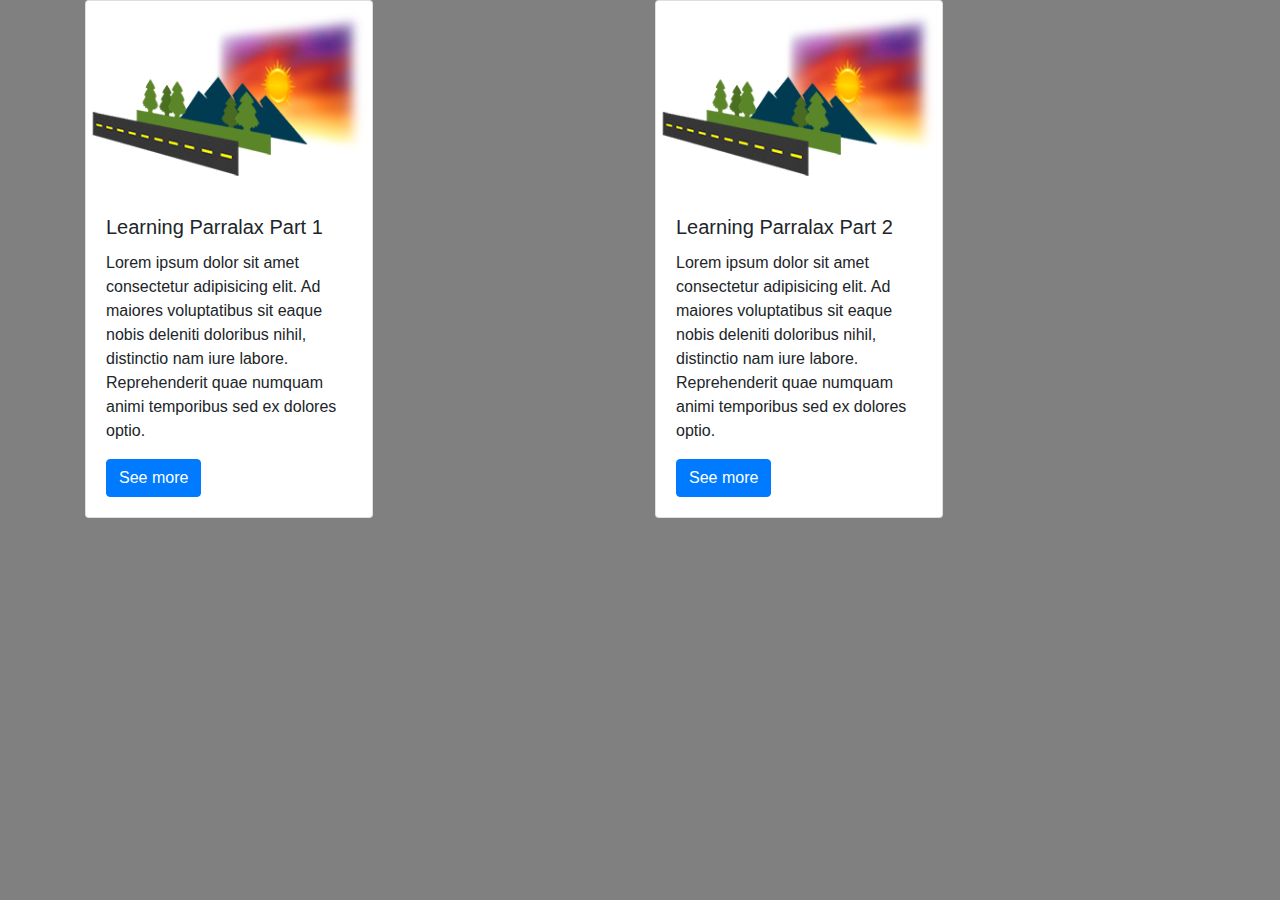
<file: index.html>
<!doctype html>
<html lang="en">
    <head>
        <!-- Required meta tags -->
        <meta charset="utf-8">
        <meta name="viewport" content="width=device-width, initial-scale=1, shrink-to-fit=no">

        <!-- Bootstrap CSS -->
        <link rel="stylesheet" href="https://stackpath.bootstrapcdn.com/bootstrap/4.3.1/css/bootstrap.min.css" integrity="sha384-ggOyR0iXCbMQv3Xipma34MD+dH/1fQ784/j6cY/iJTQUOhcWr7x9JvoRxT2MZw1T" crossorigin="anonymous">

        <style>
            body {
                background-color: gray;
            }
        </style>

        <title>Learning Parralax</title>
    </head>
    <body>
        <div class="container">
            <div class="row">

                <!-- CARD PARALLAX 1 -->
                <div class="col">
                    <div class="card" style="width: 18rem;">
                        <img src="img/layers_0.png" class="card-img-top" alt="parralax_part1">
                        <div class="card-body">
                            <h5 class="card-title">Learning Parralax Part 1</h5>
                            <p class="card-text">Lorem ipsum dolor sit amet consectetur adipisicing elit. Ad maiores voluptatibus sit eaque nobis deleniti doloribus nihil, distinctio nam iure labore. Reprehenderit quae numquam animi temporibus sed ex dolores optio.</p>
                            <a href="part-1/index.html" class="btn btn-primary">See more</a>
                        </div>
                    </div>
                </div>

                <!-- CARD PARALLAX 2 -->
                <div class="col">
                    <div class="card" style="width: 18rem;">
                        <img src="img/layers_0.png" class="card-img-top" alt="parralax_part1">
                        <div class="card-body">
                            <h5 class="card-title">Learning Parralax Part 2</h5>
                            <p class="card-text">Lorem ipsum dolor sit amet consectetur adipisicing elit. Ad maiores voluptatibus sit eaque nobis deleniti doloribus nihil, distinctio nam iure labore. Reprehenderit quae numquam animi temporibus sed ex dolores optio.</p>
                            <a href="part-2/index.html" class="btn btn-primary">See more</a>
                        </div>
                    </div>
                </div>
            </div>
        </div>

        <!-- Optional JavaScript -->
        <!-- jQuery first, then Popper.js, then Bootstrap JS -->
        <script src="https://code.jquery.com/jquery-3.3.1.slim.min.js" integrity="sha384-q8i/X+965DzO0rT7abK41JStQIAqVgRVzpbzo5smXKp4YfRvH+8abtTE1Pi6jizo" crossorigin="anonymous"></script>
        <script src="https://cdnjs.cloudflare.com/ajax/libs/popper.js/1.14.7/umd/popper.min.js" integrity="sha384-UO2eT0CpHqdSJQ6hJty5KVphtPhzWj9WO1clHTMGa3JDZwrnQq4sF86dIHNDz0W1" crossorigin="anonymous"></script>
        <script src="https://stackpath.bootstrapcdn.com/bootstrap/4.3.1/js/bootstrap.min.js" integrity="sha384-JjSmVgyd0p3pXB1rRibZUAYoIIy6OrQ6VrjIEaFf/nJGzIxFDsf4x0xIM+B07jRM" crossorigin="anonymous"></script>
    </body>
</html>
</file>
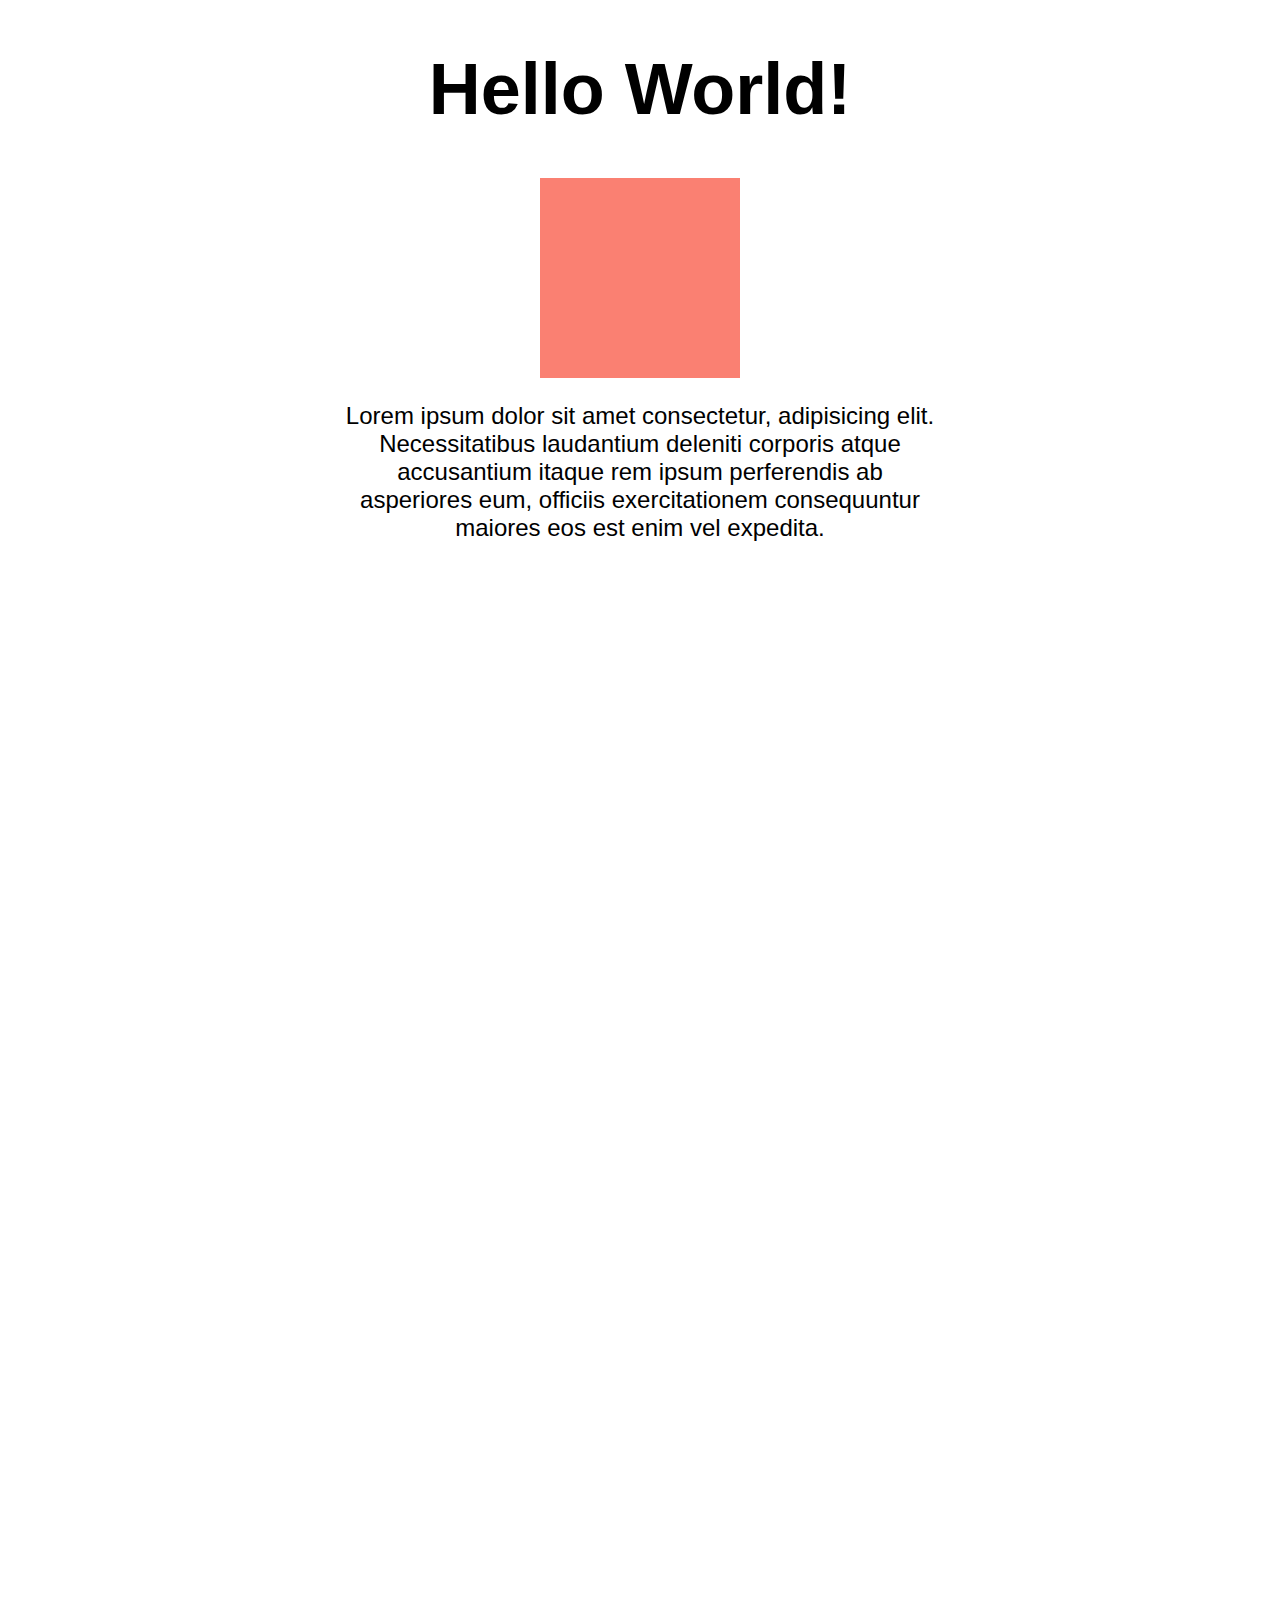
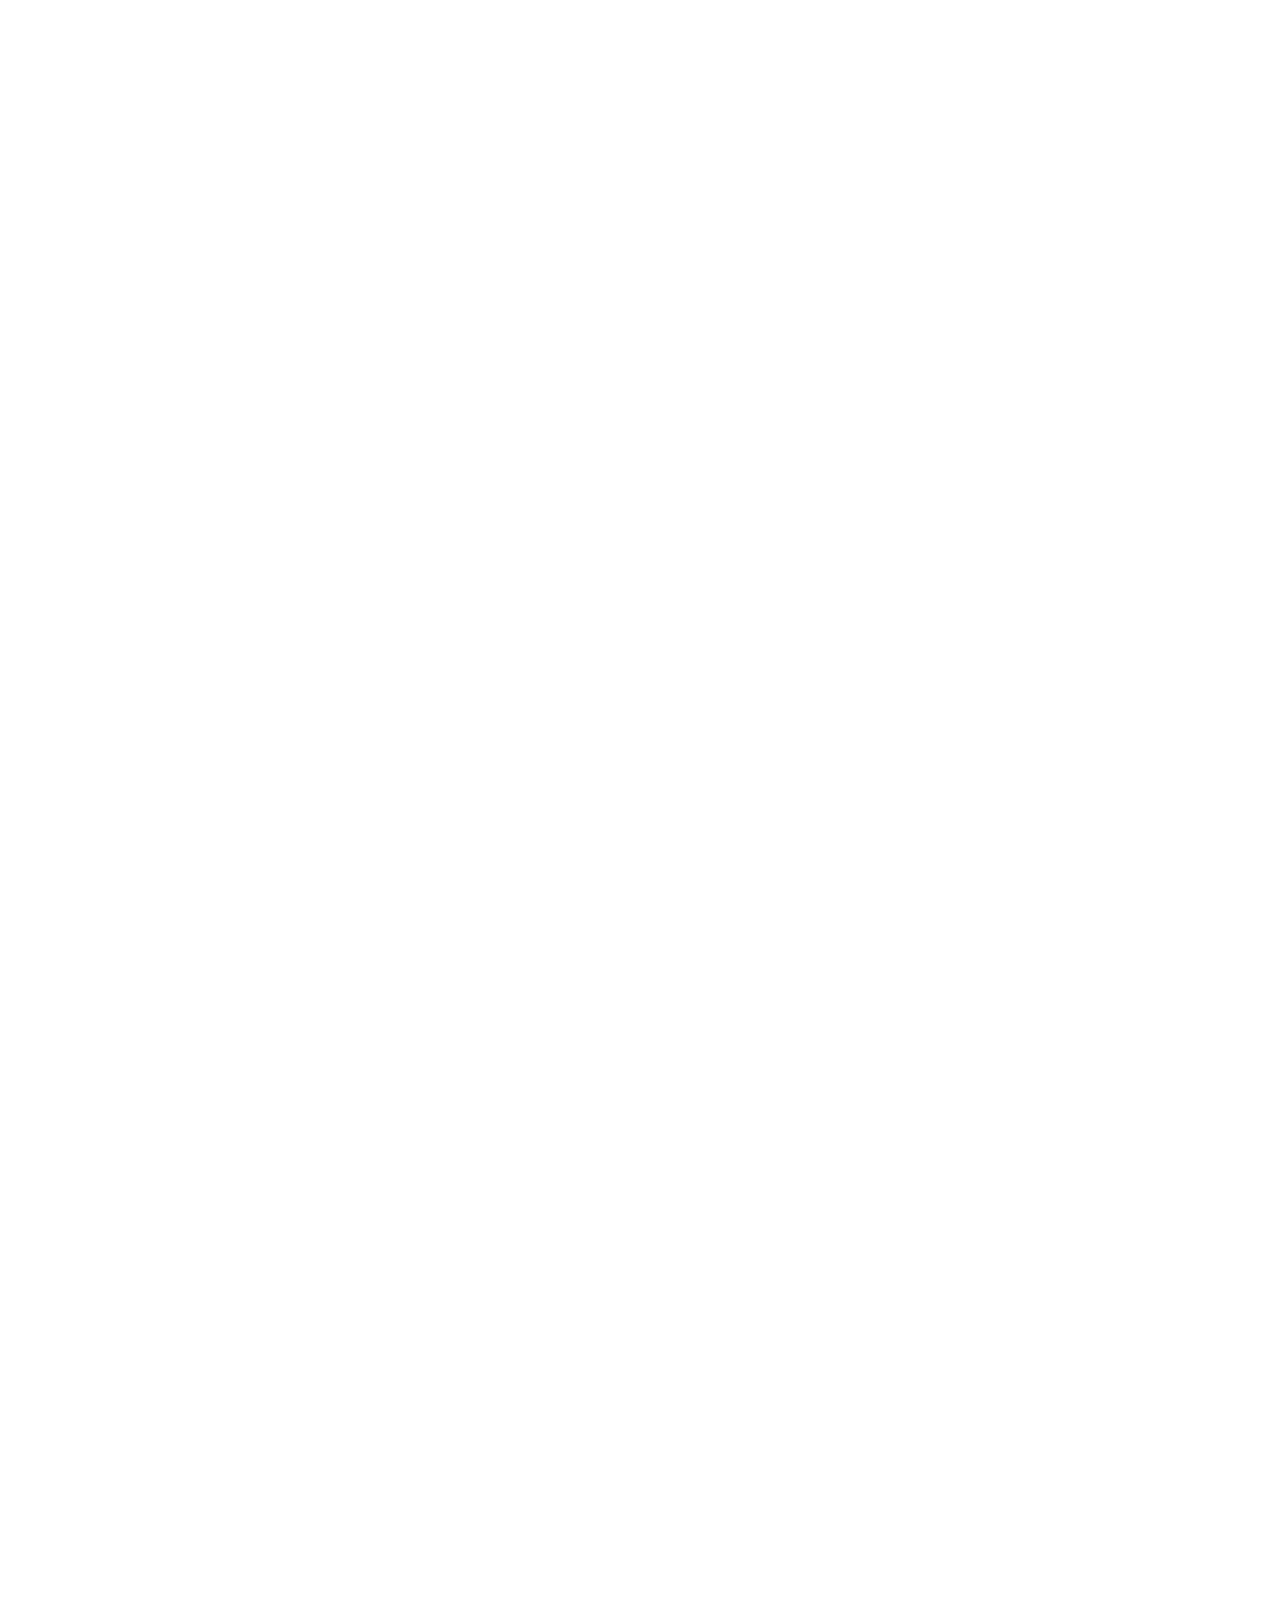
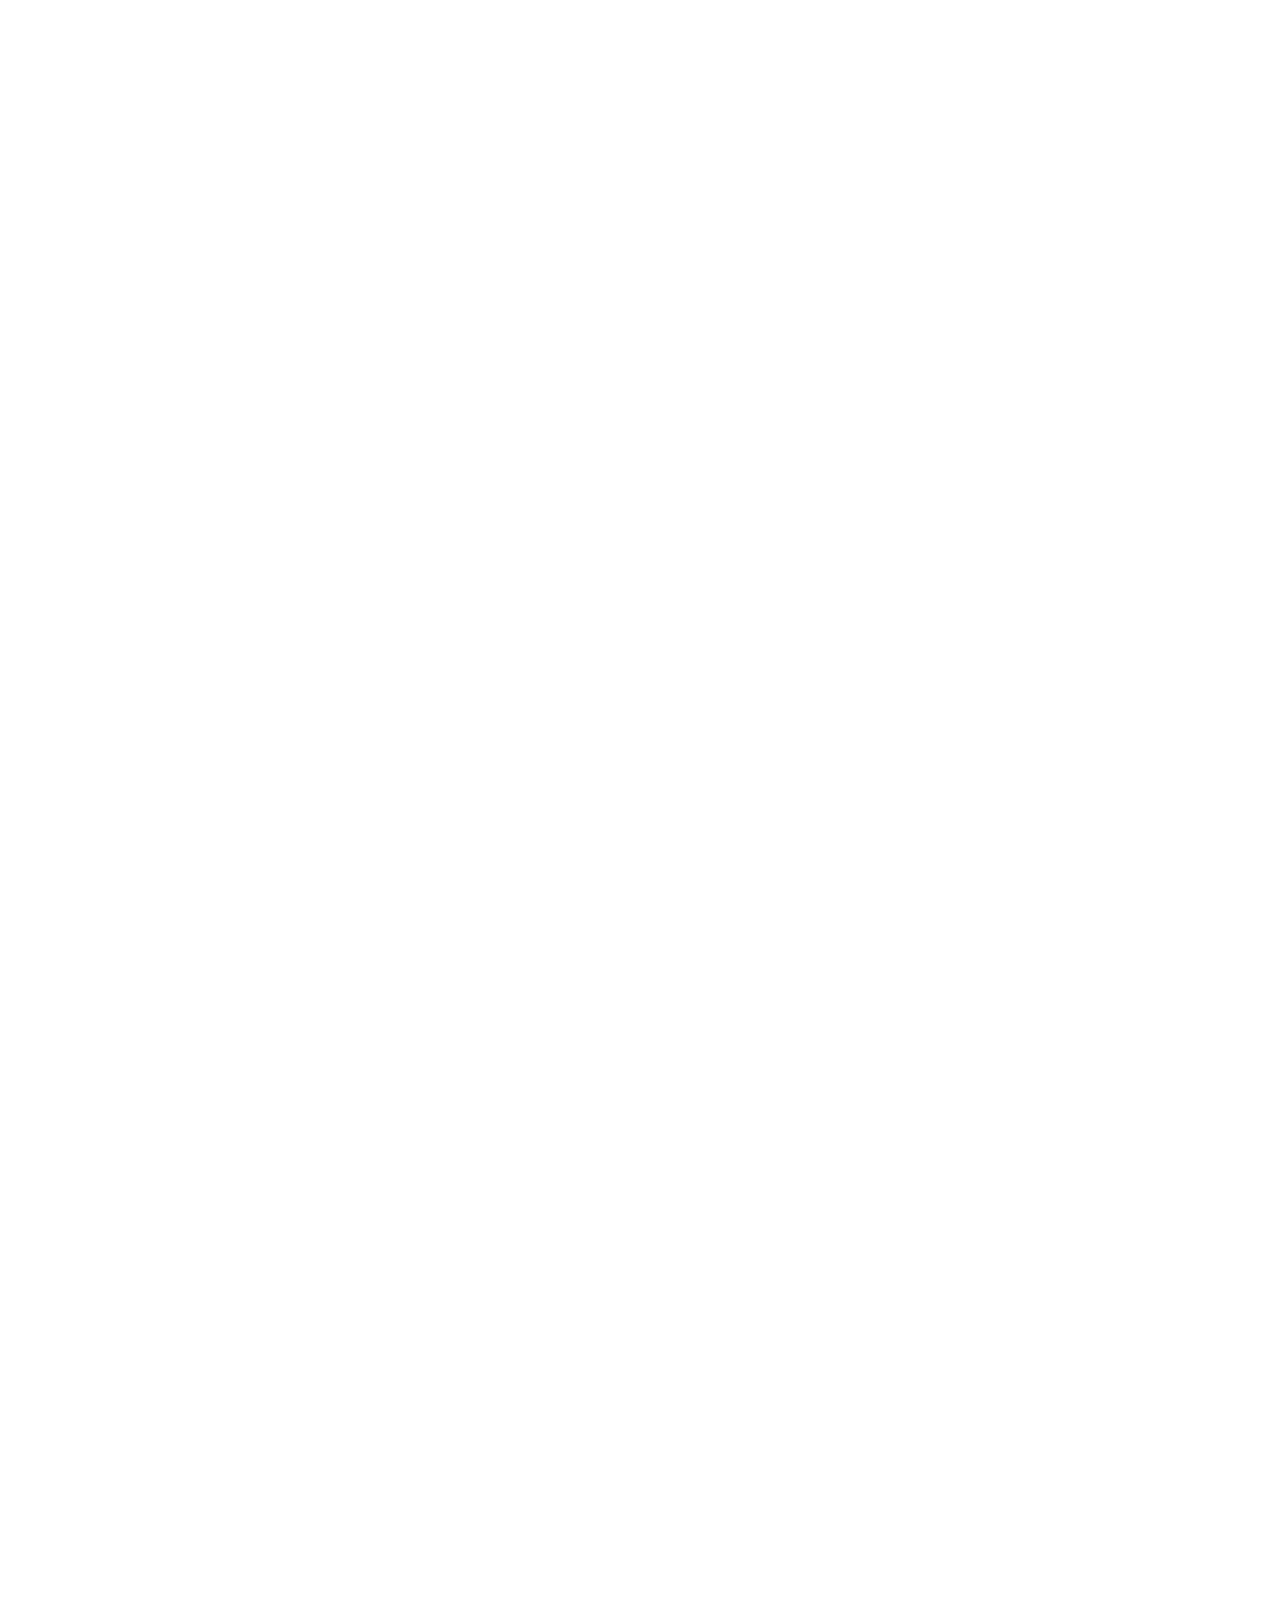
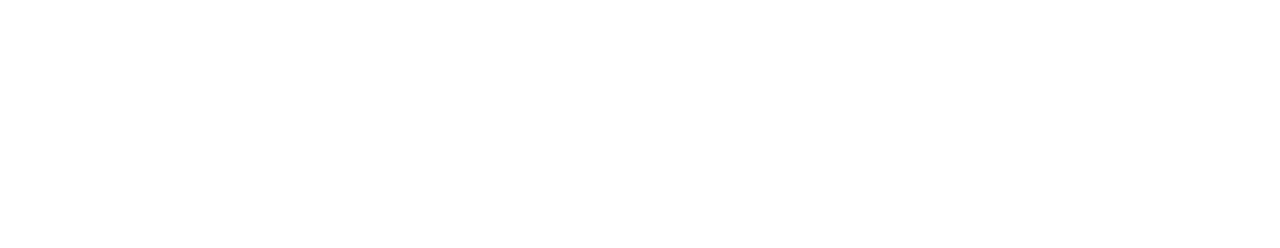
<file: part-1/index.html>
<!DOCTYPE html>
<html lang="en">
    <head>
        <meta charset="UTF-8">
        <link rel="stylesheet" href="style.css" type="text/css">
        <title>Parralax Part 1</title>

        <style>
            body {
                width: 600px;
                height: 5000px;
                font-family: Arial, Helvetica, sans-serif;
                font-size: 24px;
                text-align: center;
                margin: auto;
            }

            h1 {
                font-size: 3em;
            }

            .kotak {
                width: 200px;
                height: 200px;
                margin: auto;
                background-color: salmon;
            }
        </style>
    </head>
    <body>
        <h1>Hello World!</h1>
        <div class="kotak"></div>
        <p>Lorem ipsum dolor sit amet consectetur, adipisicing elit. Necessitatibus laudantium deleniti corporis atque accusantium itaque rem ipsum perferendis ab asperiores eum, officiis exercitationem consequuntur maiores eos est enim vel expedita.</p>
        
        <script src="jquery-3.4.1.min.js"></script>
        <script src="script.js"></script>
    </body>
</html>
</file>
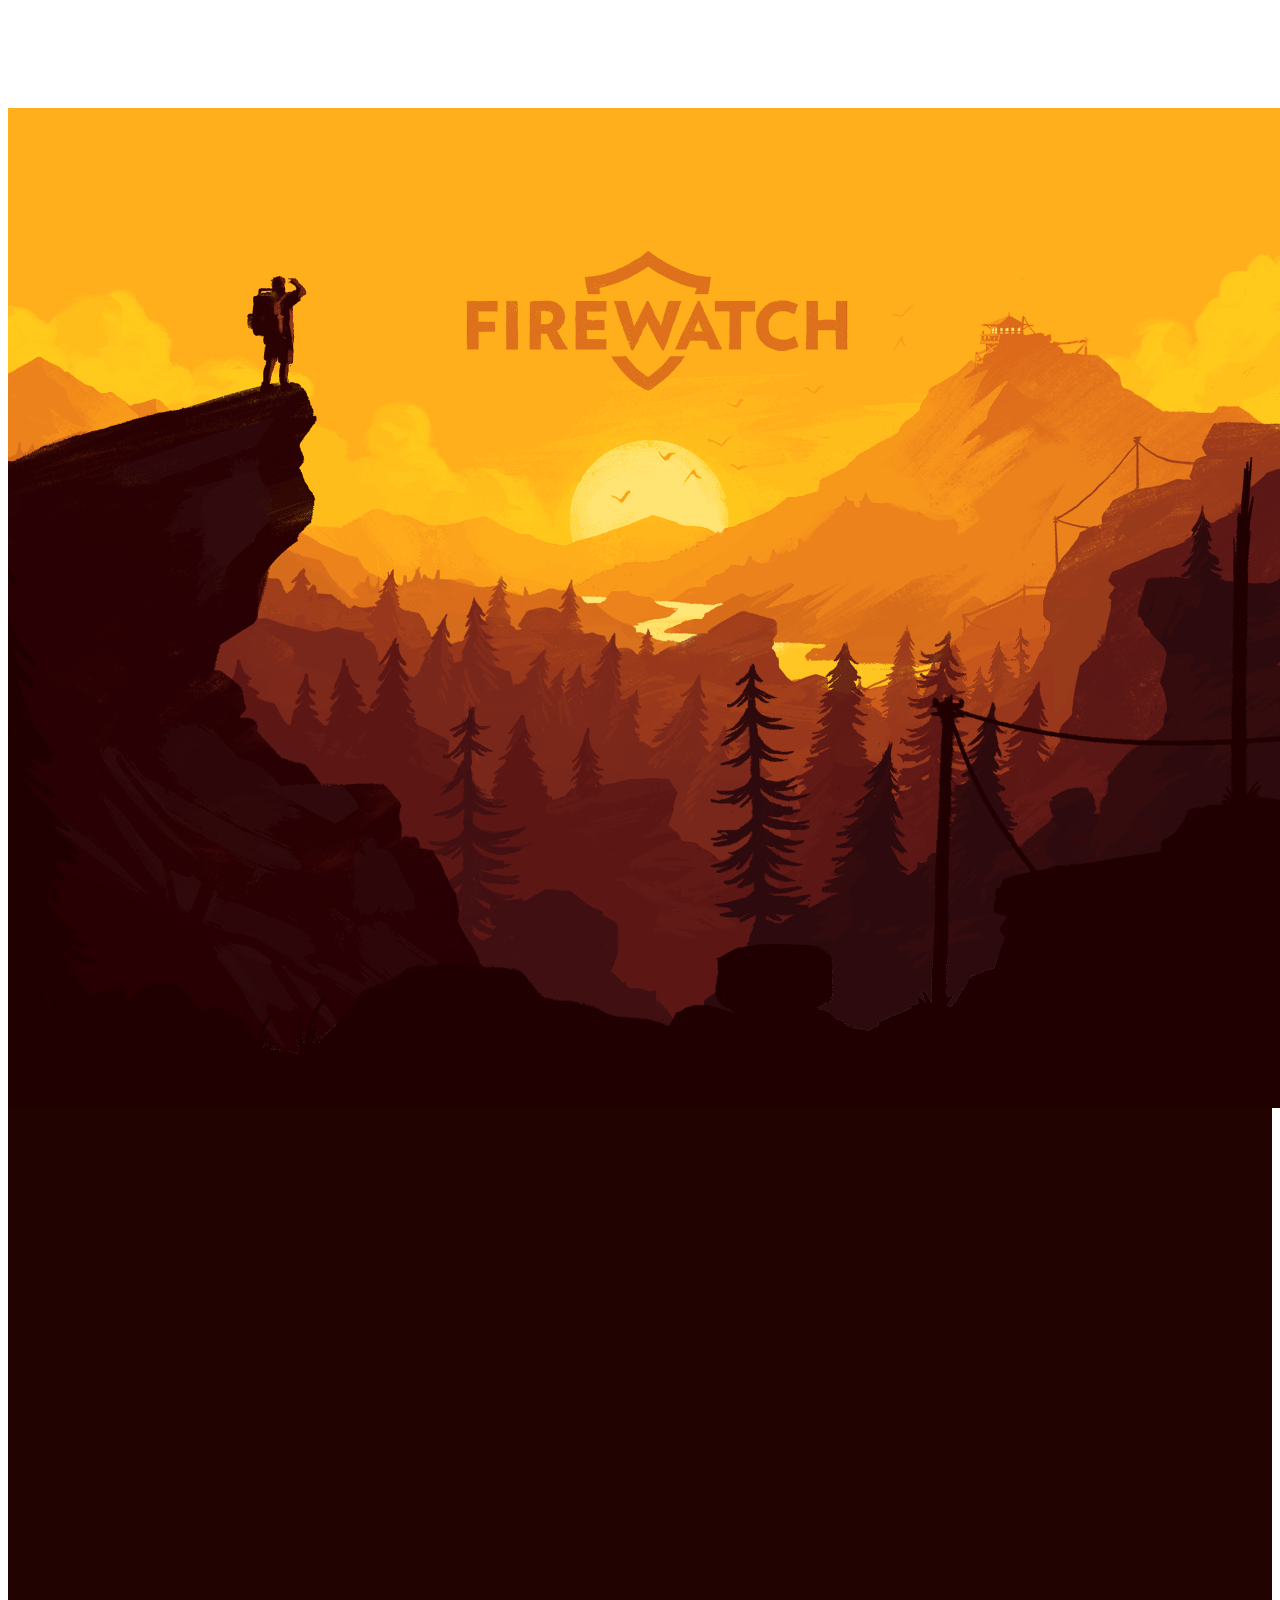
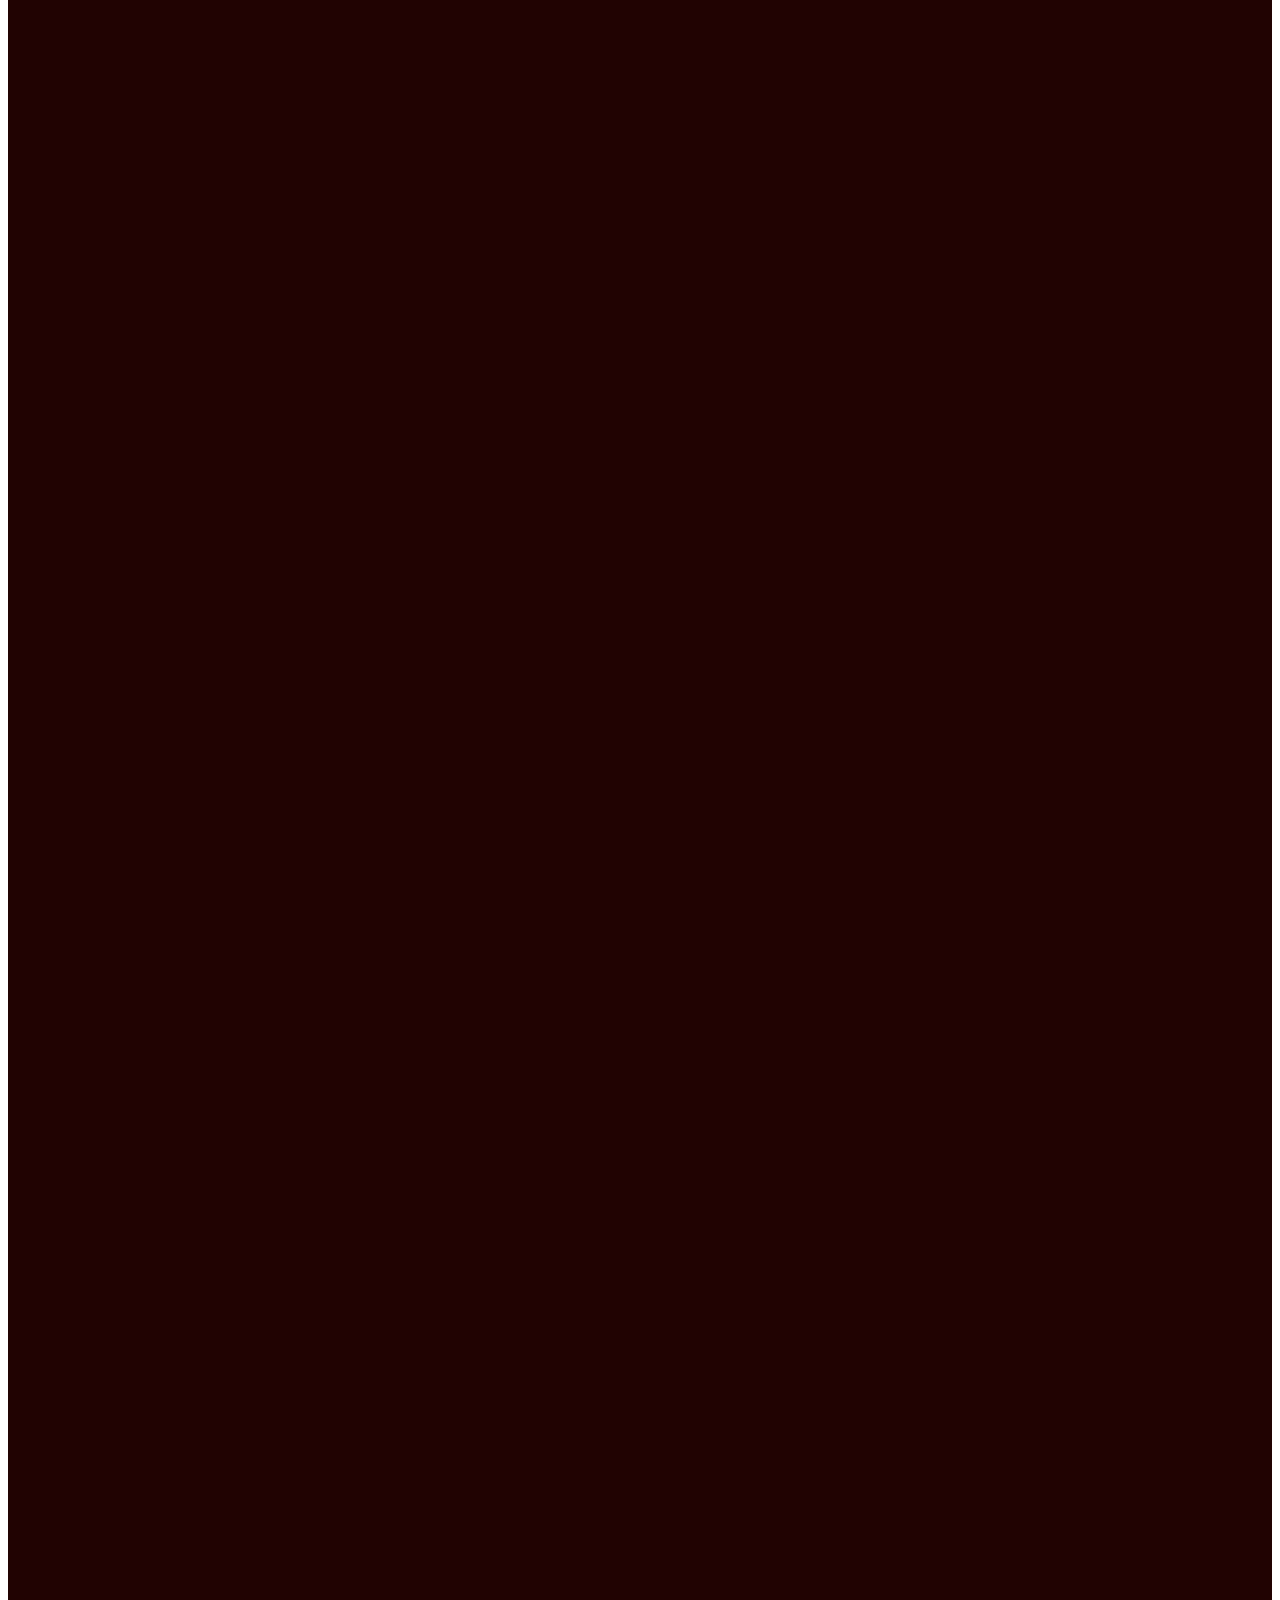
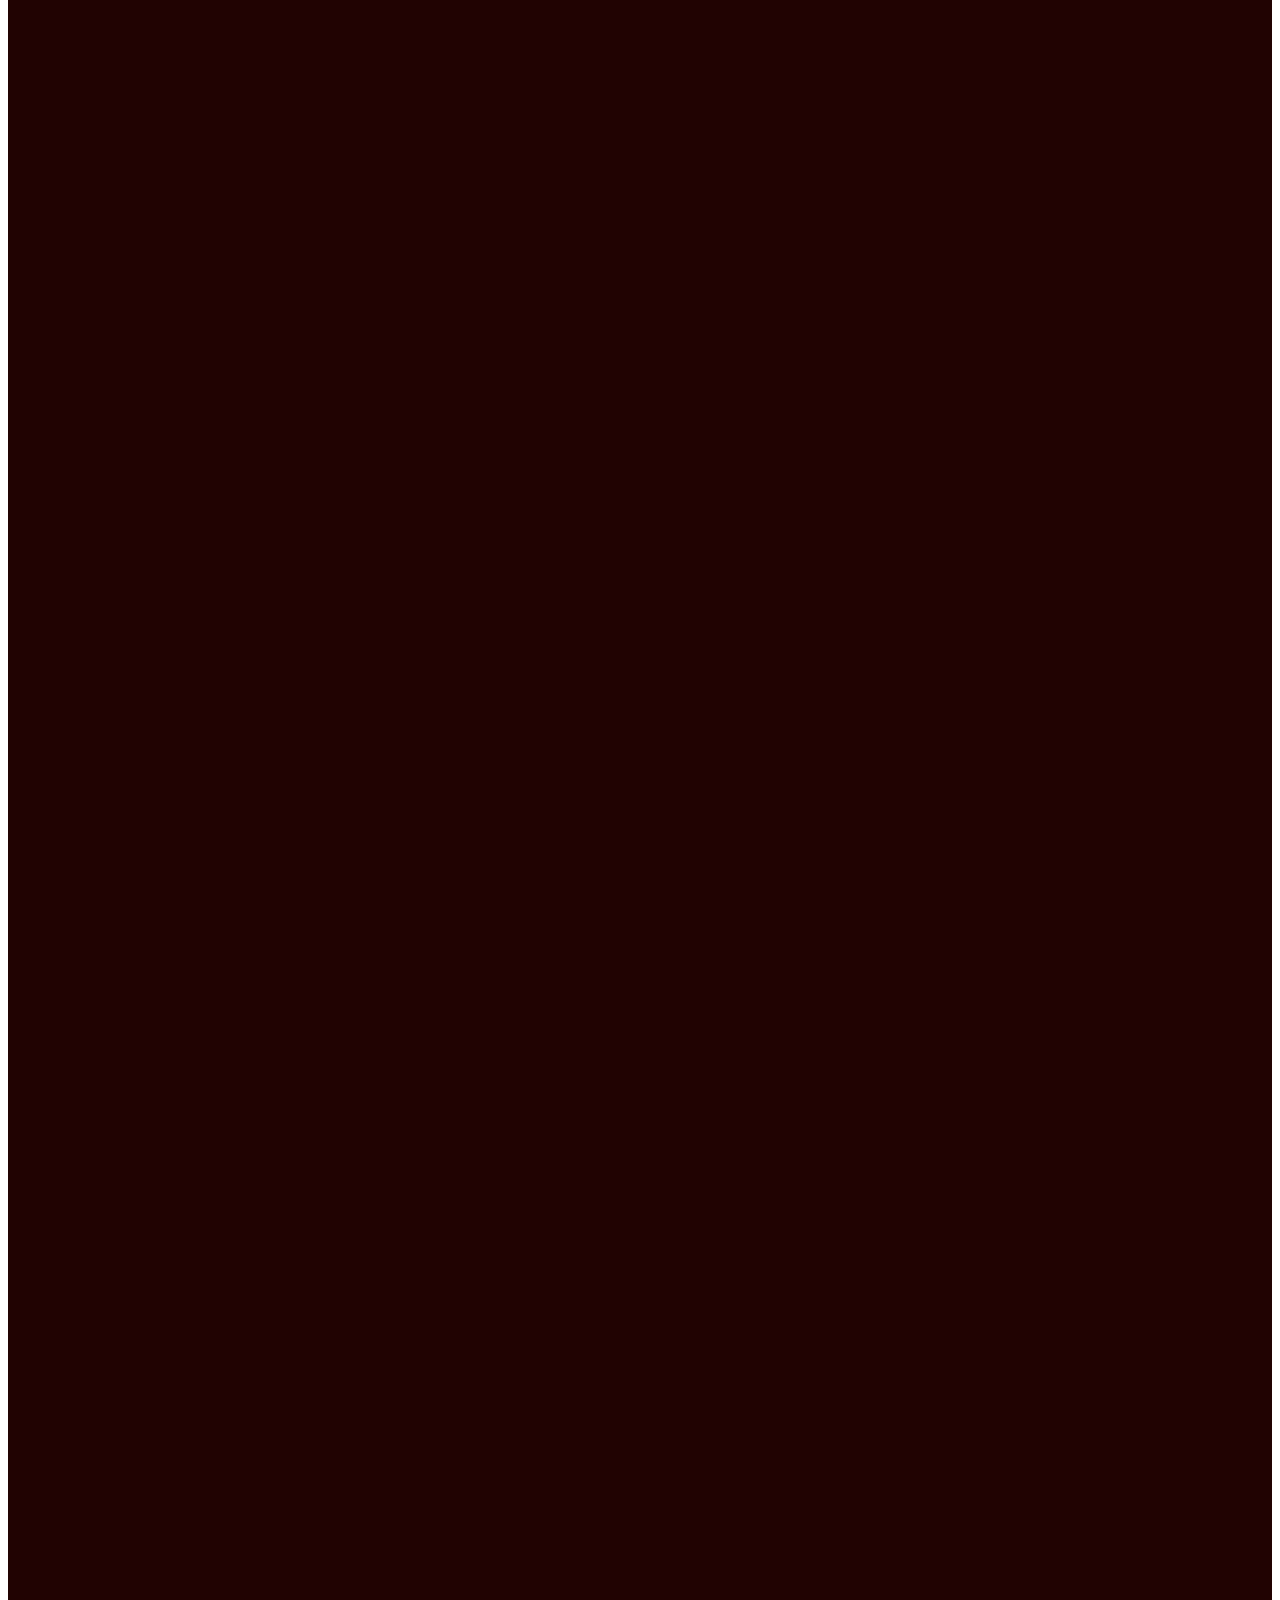
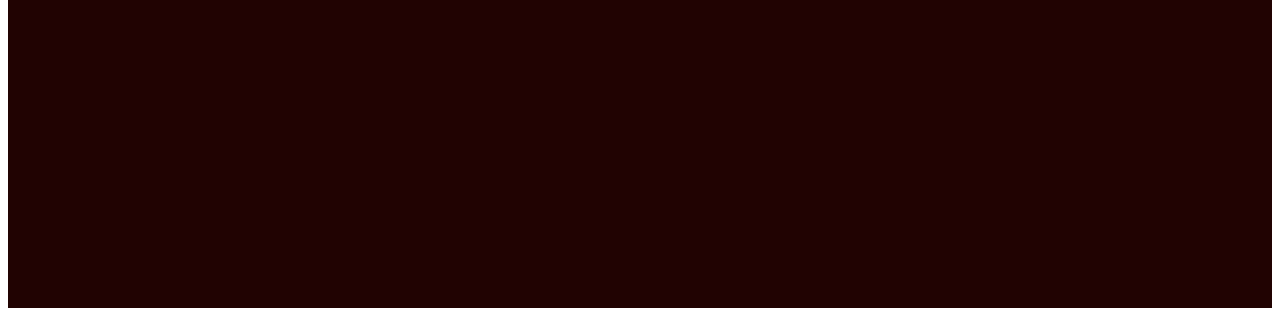
<file: part-2/index.html>
<!DOCTYPE html>
<html lang="en">
    <head>
        <meta charset="UTF-8">
        <link rel="stylesheet" href="style.css" type="text/css">
        <title>Parralax Part 1</title>
    </head>
    <body>
        <div id="head"></div>

        <div id="parallax">
            <div class="keyart keyart_layer" id="keyart-0" data-speed="2"></div>
            <div class="keyart keyart_layer" id="keyart-1" data-speed="5"></div>
            <div class="keyart keyart_layer" id="keyart-2" data-speed="11"></div>
            <div class="keyart keyart_layer" id="keyart-3" data-speed="16"></div>
            <div class="keyart keyart_layer" id="keyart-4" data-speed="26"></div>
            <div class="keyart keyart_layer" id="keyart-5" data-speed="36"></div>
            <div class="keyart keyart_layer" id="keyart-6" data-speed="49"></div>
            <div class="keyart keyart_layer" id="keyart-7" data-speed="69"></div>
            <div class="keyart keyart_layer" id="keyart-8" data-speed="100"></div>
        </div>

        <div id="blank"></div>

        <script src="jquery-3.4.1.min.js"></script>
        <script src="script.js"></script>
    </body>
</html>
</file>
<file: part-1/style.css>
/* PARALLAX */

    .keyart, .keyart_layer {
        height: 1000px;
    }

    #blank {
        width: 100%;
        height: 5000px;
        background-color: #210302;
    }

    /* #parallax {
        display: none;
    }
    #nonparallax {
        display: block;
    }

    #nonparallax {
        background-image: url('../images/keyart-mobile.jpg');
        background-position: center;
        background-repeat: no-repeat;
        background-size: auto 100%;
    } */

    .keyart {
        position: relative;
        z-index: 10;
    }

    .keyart_layer {
        background-position: bottom center;
        background-size: auto 1038px;
        background-repeat: repeat-x;
        width: 100%;
        position: absolute;
    }
    .keyart_layer.parallax {
        position: fixed;
    }

    #keyart-0 {
        background-image: url('img/parallax0.png');
        background-color: #210302;
    }
    #keyart-1 {
        background-image: url('img/parallax1.png');
    }
    #keyart-2 {
        background-image: url('img/parallax2.png');
    }
    #keyart-3 {
        background-image: url('img/parallax3.png');
    }
    #keyart-4 {
        background-image: url('img/parallax4.png');
    }
    #keyart-5 {
        background-image: url('img/parallax5.png');
    }
    #keyart-6 {
        background-image: url('img/parallax6.png');
    }
    #keyart-7 {
        background-image: url('img/parallax7.png');
    }
    #keyart-8 {
        background-image: url('img/parallax8.png');
    }
    #keyart-scrim {
        background-color: #210302;
        opacity: 0;
    }
</file>
<file: part-2/style.css>
/* PARALLAX */

    .keyart, .keyart_layer {
        height: 1000px;
    }

    #blank {
        width: 100%;
        height: 5000px;
        background-color: #210302;
        color: black;
        z-index: 1;
    }

    #parallax {
        overflow: hidden;
    }

    #head {
        height: 100px;
    }

    /*
    #nonparallax {
        display: block;
    }

    #nonparallax {
        background-image: url('../images/keyart-mobile.jpg');
        background-position: center;
        background-repeat: no-repeat;
        background-size: auto 100%;
    } */

    .keyart {
        position: relative;
    }

    .keyart_layer {
        background-position: bottom center;
        background-size: auto 1038px;
        background-repeat: repeat-x;
        width: 100%;
        position: absolute;
    }
    .keyart_layer.parallax {
        position: fixed;
    }

    #keyart-0 {
        background-image: url('img/parallax0.png');
        background-color: #210302;
    }
    #keyart-1 {
        background-image: url('img/parallax1.png');
    }
    #keyart-2 {
        background-image: url('img/parallax2.png');
    }
    #keyart-3 {
        background-image: url('img/parallax3.png');
    }
    #keyart-4 {
        background-image: url('img/parallax4.png');
    }
    #keyart-5 {
        background-image: url('img/parallax5.png');
    }
    #keyart-6 {
        background-image: url('img/parallax6.png');
    }
    #keyart-7 {
        background-image: url('img/parallax7.png');
    }
    #keyart-8 {
        background-image: url('img/parallax8.png');
    }
    #keyart-scrim {
        background-color: #210302;
        opacity: 0;
    }
</file>
